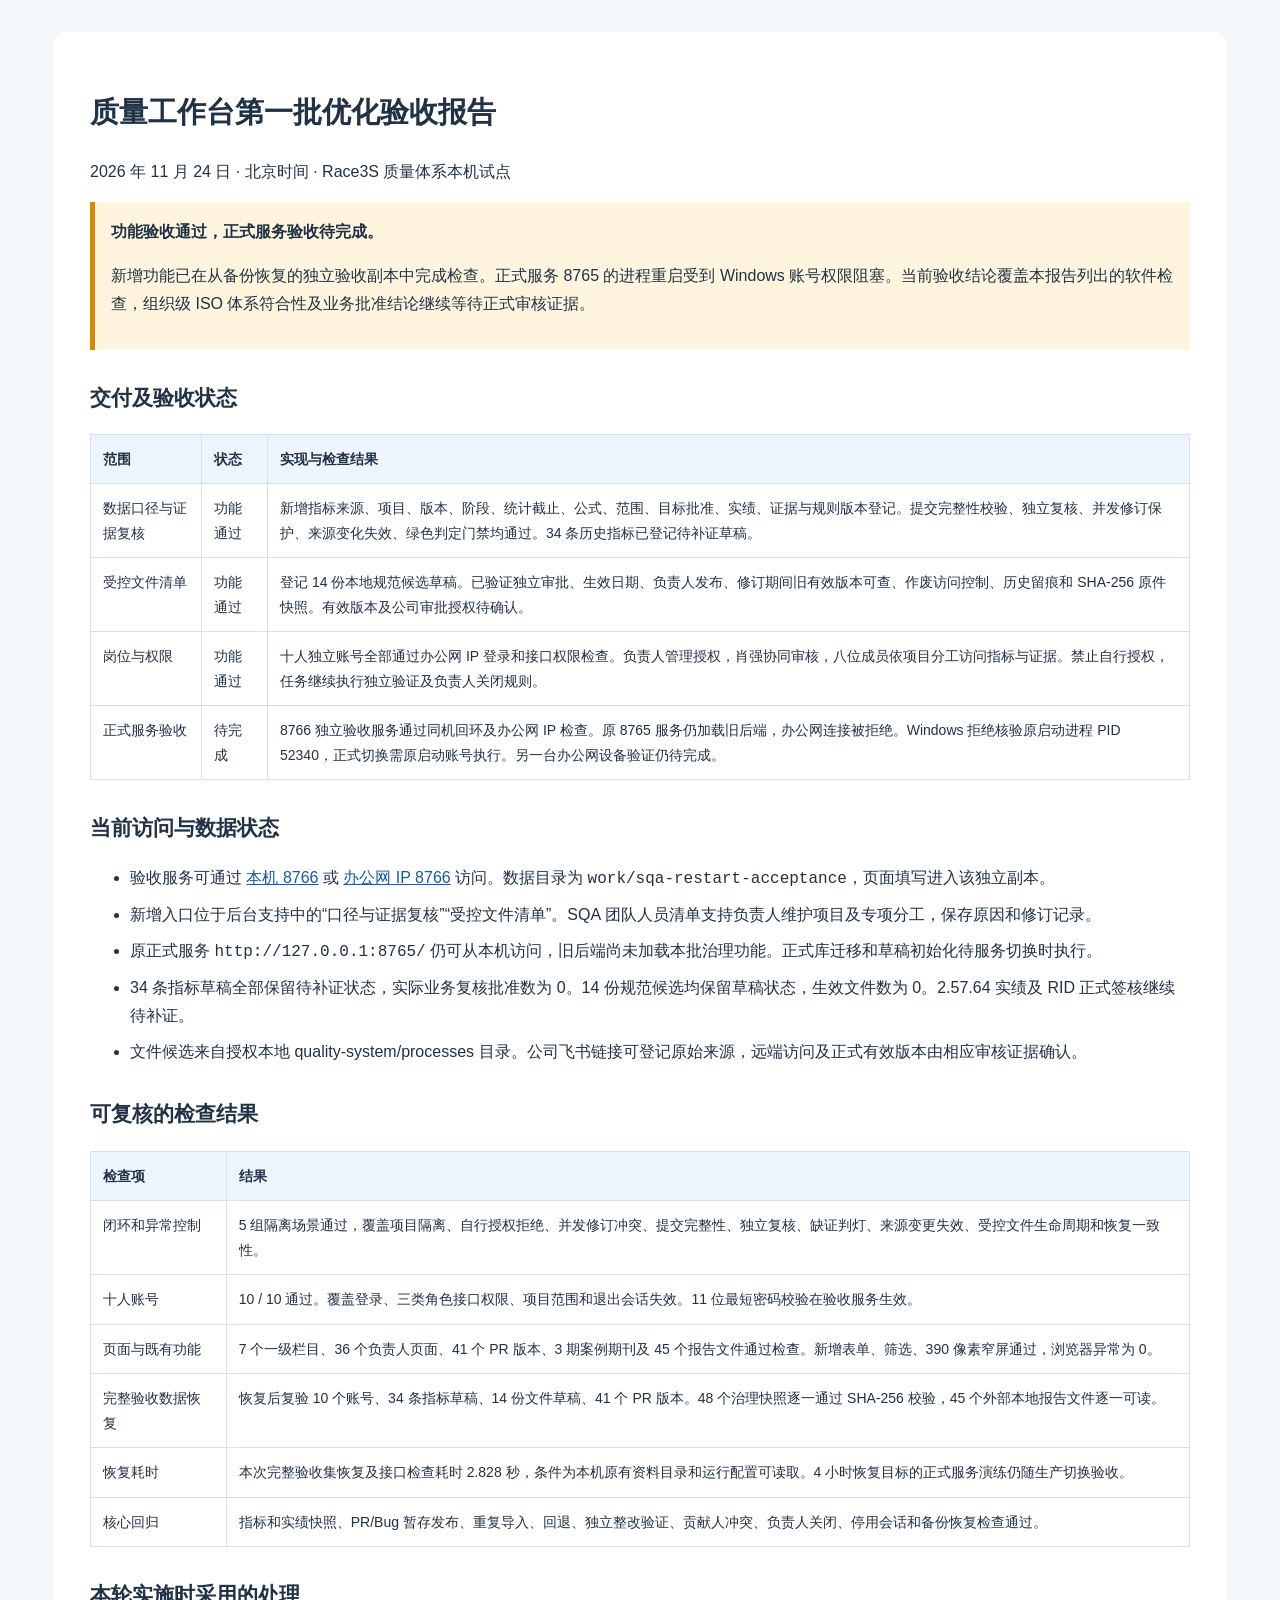
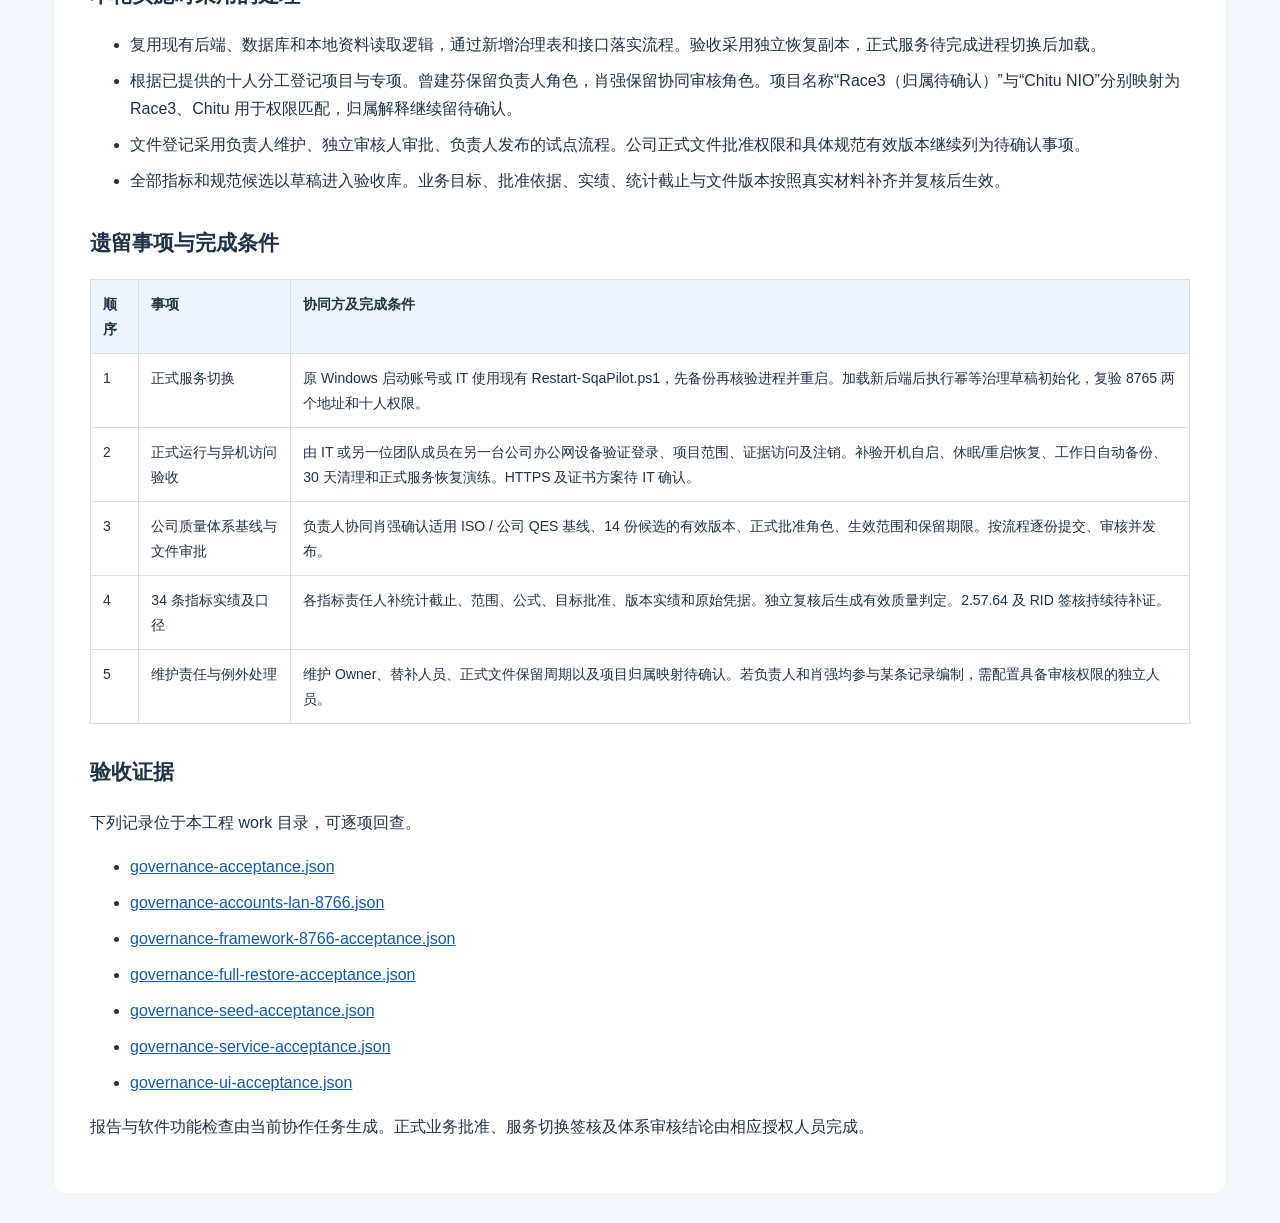
<file: outputs/SQA_MVP/第一批优化验收报告_2026-11-24.html>
<!doctype html><html lang="zh-CN"><meta charset="utf-8"><meta name="viewport" content="width=device-width, initial-scale=1"><title>第一批优化验收报告 · 2026-11-24</title><style>
body{font:16px/1.75 "Microsoft YaHei",sans-serif;color:#203246;background:#f3f6fa;margin:0}main{max-width:1100px;margin:32px auto;background:#fff;padding:36px;border-radius:12px}h1{font-size:29px}h2{font-size:21px;margin-top:30px}a{color:#135aa8}table{border-collapse:collapse;width:100%;font-size:14px}th,td{border:1px solid #d7e1ec;padding:12px;text-align:left;vertical-align:top}th{background:#edf4fc}aside{background:#fff5df;border-left:5px solid #d38b00;padding:16px}code{font-family:Consolas,monospace;overflow-wrap:anywhere}li{margin:8px 0}@media(max-width:700px){main{padding:18px;margin:0}table{font-size:12px}th,td{padding:6px}}@media print{body{background:white}main{margin:0;padding:0}a{color:inherit}}
</style><main>
<h1>质量工作台第一批优化验收报告</h1>
<p>2026 年 11 月 24 日 · 北京时间 · Race3S 质量体系本机试点</p>
<aside><strong>功能验收通过，正式服务验收待完成。</strong><p>新增功能已在从备份恢复的独立验收副本中完成检查。正式服务 8765 的进程重启受到 Windows 账号权限阻塞。当前验收结论覆盖本报告列出的软件检查，组织级 ISO 体系符合性及业务批准结论继续等待正式审核证据。</p></aside>
<h2>交付及验收状态</h2>
<table><thead><tr><th>范围</th><th>状态</th><th>实现与检查结果</th></tr></thead><tbody><tr><td>数据口径与证据复核</td><td>功能通过</td><td>新增指标来源、项目、版本、阶段、统计截止、公式、范围、目标批准、实绩、证据与规则版本登记。提交完整性校验、独立复核、并发修订保护、来源变化失效、绿色判定门禁均通过。34 条历史指标已登记待补证草稿。</td></tr><tr><td>受控文件清单</td><td>功能通过</td><td>登记 14 份本地规范候选草稿。已验证独立审批、生效日期、负责人发布、修订期间旧有效版本可查、作废访问控制、历史留痕和 SHA-256 原件快照。有效版本及公司审批授权待确认。</td></tr><tr><td>岗位与权限</td><td>功能通过</td><td>十人独立账号全部通过办公网 IP 登录和接口权限检查。负责人管理授权，肖强协同审核，八位成员依项目分工访问指标与证据。禁止自行授权，任务继续执行独立验证及负责人关闭规则。</td></tr><tr><td>正式服务验收</td><td>待完成</td><td>8766 独立验收服务通过同机回环及办公网 IP 检查。原 8765 服务仍加载旧后端，办公网连接被拒绝。Windows 拒绝核验原启动进程 PID 52340，正式切换需原启动账号执行。另一台办公网设备验证仍待完成。</td></tr></tbody></table>
<h2>当前访问与数据状态</h2>
<ul>
<li>验收服务可通过 <a href="http://127.0.0.1:8766/">本机 8766</a> 或 <a href="http://10.134.23.51:8766/">办公网 IP 8766</a> 访问。数据目录为 <code>work/sqa-restart-acceptance</code>，页面填写进入该独立副本。</li>
<li>新增入口位于后台支持中的“口径与证据复核”“受控文件清单”。SQA 团队人员清单支持负责人维护项目及专项分工，保存原因和修订记录。</li>
<li>原正式服务 <code>http://127.0.0.1:8765/</code> 仍可从本机访问，旧后端尚未加载本批治理功能。正式库迁移和草稿初始化待服务切换时执行。</li>
<li>34 条指标草稿全部保留待补证状态，实际业务复核批准数为 0。14 份规范候选均保留草稿状态，生效文件数为 0。2.57.64 实绩及 RID 正式签核继续待补证。</li>
<li>文件候选来自授权本地 quality-system/processes 目录。公司飞书链接可登记原始来源，远端访问及正式有效版本由相应审核证据确认。</li>
</ul>
<h2>可复核的检查结果</h2>
<table><thead><tr><th>检查项</th><th>结果</th></tr></thead><tbody>
<tr><td>闭环和异常控制</td><td>5 组隔离场景通过，覆盖项目隔离、自行授权拒绝、并发修订冲突、提交完整性、独立复核、缺证判灯、来源变更失效、受控文件生命周期和恢复一致性。</td></tr>
<tr><td>十人账号</td><td>10 / 10 通过。覆盖登录、三类角色接口权限、项目范围和退出会话失效。11 位最短密码校验在验收服务生效。</td></tr>
<tr><td>页面与既有功能</td><td>7 个一级栏目、36 个负责人页面、41 个 PR 版本、3 期案例期刊及 45 个报告文件通过检查。新增表单、筛选、390 像素窄屏通过，浏览器异常为 0。</td></tr>
<tr><td>完整验收数据恢复</td><td>恢复后复验 10 个账号、34 条指标草稿、14 份文件草稿、41 个 PR 版本。48 个治理快照逐一通过 SHA-256 校验，45 个外部本地报告文件逐一可读。</td></tr>
<tr><td>恢复耗时</td><td>本次完整验收集恢复及接口检查耗时 2.828 秒，条件为本机原有资料目录和运行配置可读取。4 小时恢复目标的正式服务演练仍随生产切换验收。</td></tr>
<tr><td>核心回归</td><td>指标和实绩快照、PR/Bug 暂存发布、重复导入、回退、独立整改验证、贡献人冲突、负责人关闭、停用会话和备份恢复检查通过。</td></tr>
</tbody></table>
<h2>本轮实施时采用的处理</h2>
<ul>
<li>复用现有后端、数据库和本地资料读取逻辑，通过新增治理表和接口落实流程。验收采用独立恢复副本，正式服务待完成进程切换后加载。</li>
<li>根据已提供的十人分工登记项目与专项。曾建芬保留负责人角色，肖强保留协同审核角色。项目名称“Race3（归属待确认）”与“Chitu NIO”分别映射为 Race3、Chitu 用于权限匹配，归属解释继续留待确认。</li>
<li>文件登记采用负责人维护、独立审核人审批、负责人发布的试点流程。公司正式文件批准权限和具体规范有效版本继续列为待确认事项。</li>
<li>全部指标和规范候选以草稿进入验收库。业务目标、批准依据、实绩、统计截止与文件版本按照真实材料补齐并复核后生效。</li>
</ul>
<h2>遗留事项与完成条件</h2>
<table><thead><tr><th>顺序</th><th>事项</th><th>协同方及完成条件</th></tr></thead><tbody>
<tr><td>1</td><td>正式服务切换</td><td>原 Windows 启动账号或 IT 使用现有 Restart-SqaPilot.ps1，先备份再核验进程并重启。加载新后端后执行幂等治理草稿初始化，复验 8765 两个地址和十人权限。</td></tr>
<tr><td>2</td><td>正式运行与异机访问验收</td><td>由 IT 或另一位团队成员在另一台公司办公网设备验证登录、项目范围、证据访问及注销。补验开机自启、休眠/重启恢复、工作日自动备份、30 天清理和正式服务恢复演练。HTTPS 及证书方案待 IT 确认。</td></tr>
<tr><td>3</td><td>公司质量体系基线与文件审批</td><td>负责人协同肖强确认适用 ISO / 公司 QES 基线、14 份候选的有效版本、正式批准角色、生效范围和保留期限。按流程逐份提交、审核并发布。</td></tr>
<tr><td>4</td><td>34 条指标实绩及口径</td><td>各指标责任人补统计截止、范围、公式、目标批准、版本实绩和原始凭据。独立复核后生成有效质量判定。2.57.64 及 RID 签核持续待补证。</td></tr>
<tr><td>5</td><td>维护责任与例外处理</td><td>维护 Owner、替补人员、正式文件保留周期以及项目归属映射待确认。若负责人和肖强均参与某条记录编制，需配置具备审核权限的独立人员。</td></tr>
</tbody></table>
<h2>验收证据</h2><p>下列记录位于本工程 work 目录，可逐项回查。</p><ul><li><a href="../../work/governance-acceptance.json">governance-acceptance.json</a></li><li><a href="../../work/governance-accounts-lan-8766.json">governance-accounts-lan-8766.json</a></li><li><a href="../../work/governance-framework-8766-acceptance.json">governance-framework-8766-acceptance.json</a></li><li><a href="../../work/governance-full-restore-acceptance.json">governance-full-restore-acceptance.json</a></li><li><a href="../../work/governance-seed-acceptance.json">governance-seed-acceptance.json</a></li><li><a href="../../work/governance-service-acceptance.json">governance-service-acceptance.json</a></li><li><a href="../../work/governance-ui-acceptance.json">governance-ui-acceptance.json</a></li></ul>
<p>报告与软件功能检查由当前协作任务生成。正式业务批准、服务切换签核及体系审核结论由相应授权人员完成。</p></main></html>
</file>
